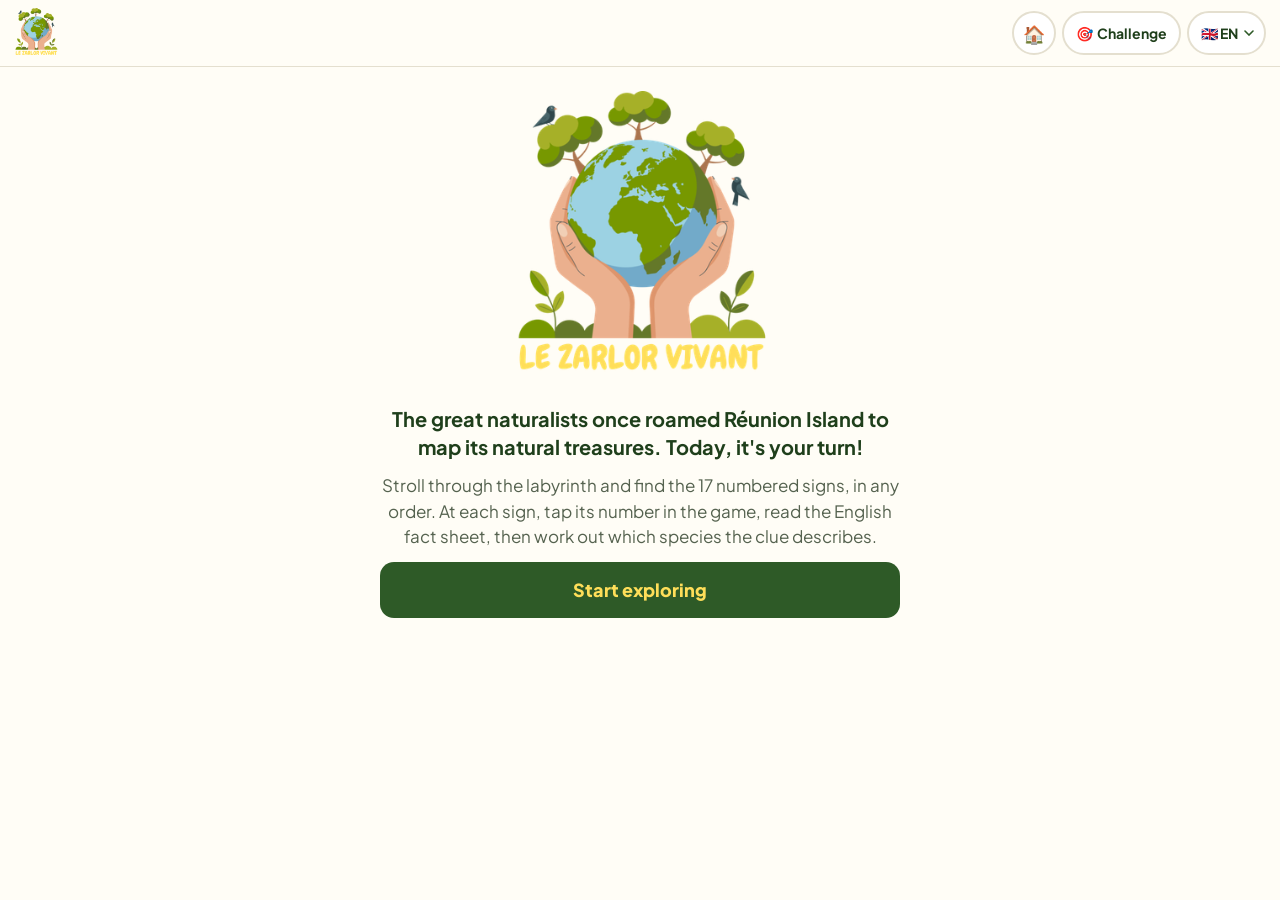
<file: index.html>
<!DOCTYPE html>
<html lang="fr">
<head>
  <meta charset="UTF-8">
  <meta name="viewport" content="width=device-width, initial-scale=1, viewport-fit=cover">
  <meta name="theme-color" content="#2E5A27">
  <title>Le Zarlor Vivant – Labyrinthe En Champ-Thé</title>
  <link rel="icon" href="logo-zarlor.png">
  <link rel="stylesheet" href="style.css?v=7">
</head>
<body>

  <!-- ===== EN-TÊTE ===== -->
  <header class="entete">
    <button class="entete-logo" type="button" id="btn-logo" aria-label="Accueil du jeu">
      <img src="logo-zarlor.png" alt="Le Zarlor Vivant" width="44" height="50">
    </button>
    <div class="entete-actions">
      <a class="pastille-btn" id="lien-tous" href="/home/" aria-label="Tous les jeux">🏠</a>
      <a class="pastille-btn pastille-texte" id="lien-challenge" href="/challenge-des-experts/">🎯 <span data-i="challenge">Challenge</span></a>
      <select class="pastille-btn pastille-texte choix-langue" id="btn-langue" aria-label="Langue">
        <option value="fr" lang="fr">🇫🇷 FR</option>
        <option value="en" lang="en">🇬🇧 EN</option>
        <option value="de" lang="de">🇩🇪 DE</option>
      </select>
    </div>
  </header>

  <main id="contenu">

    <!-- ===== 1. ACCUEIL ===== -->
    <section class="ecran" id="ecran-accueil" hidden>
      <div class="accueil">
        <img class="accueil-logo" src="logo-zarlor.png" alt="Le Zarlor Vivant" width="309" height="352">
        <p class="accueil-intro" data-t="intro"></p>
        <p class="accueil-consigne" data-t="consigne"></p>
        <button class="btn btn-principal" type="button" id="btn-commencer" data-t="commencer"></button>
      </div>
    </section>

    <!-- ===== 2. PARCOURS ===== -->
    <section class="ecran" id="ecran-parcours" hidden>
      <div class="carte carte-progression">
        <h1 class="titre-ecran" data-i="mes_pancartes">Mes 17 pancartes</h1>
        <div class="compteurs">
          <div class="compteur"><strong id="nb-trouvees">0</strong><span>/17</span><small data-i="trouvees">fiches lues</small></div>
          <div class="compteur"><strong id="nb-reponses">0</strong><span>/17</span><small data-i="repondues">réponses</small></div>
        </div>
        <div class="barre-progression" aria-hidden="true"><div id="barre-remplie"></div></div>
      </div>
      <ol class="liste-pancartes" id="liste-pancartes"></ol>
    </section>

    <!-- ===== 3. FICHE ===== -->
    <section class="ecran" id="ecran-fiche" hidden>
      <div class="fiche-haut">
        <button class="btn-lien" type="button" id="btn-retour-parcours">← <span data-i="retour">Mes pancartes</span></button>
        <span class="badge-numero" id="fiche-numero"></span>
      </div>

      <article class="fiche">
        <h2 class="zot-titre">Zot té koné&nbsp;?</h2>
        <p class="zot-sous-titre" id="fiche-zot-sous-titre" hidden>Did you know?</p>
        <p class="zot-phrase" id="fiche-zot"></p>

        <div class="polaroid">
          <p class="habitat-label" data-i="habitat">Mon habitat</p>
          <p class="habitat" id="fiche-habitat"></p>
          <div class="polaroid-nom">
            <p class="nom-sci" id="fiche-sci"></p>
            <p class="nom-espece" id="fiche-nom"></p>
          </div>
        </div>

        <div id="fiche-rubriques"></div>
      </article>

      <p class="aide-fiche" id="fiche-aide" hidden></p>

      <div class="carte question" id="bloc-question">
        <p class="question-label" data-i="indice">L'indice</p>
        <p class="indice-kreol" id="fiche-kreol"></p>
        <p class="indice-texte" id="fiche-indice"></p>
        <label class="question-intitule" for="champ-reponse" data-t="question"></label>
        <input class="champ" id="champ-reponse" type="text" autocomplete="off" autocapitalize="sentences" spellcheck="false" enterkeyhint="done">
        <button class="btn btn-principal" type="button" id="btn-enregistrer" data-t="enregistrer"></button>
        <p class="message-ok" id="message-enregistre" role="status" hidden></p>
      </div>

      <button class="btn btn-secondaire" type="button" id="btn-suivante"><span data-i="suivante">Pancarte suivante</span> →</button>
    </section>

    <!-- ===== 4. RÉSULTAT ===== -->
    <section class="ecran" id="ecran-resultat" hidden>
      <div class="carte">
        <h1 class="titre-ecran" data-i="resultat">Mon résultat</h1>
        <div class="compteurs">
          <div class="compteur"><strong id="res-trouvees">0</strong><span>/17</span><small data-i="trouvees">fiches lues</small></div>
          <div class="compteur"><strong id="res-reponses">0</strong><span>/17</span><small data-i="repondues">réponses</small></div>
        </div>

        <div class="score" id="bloc-score" hidden>
          <p class="score-chiffre"><strong id="score-valeur">0</strong><span>/17</span></p>
          <p class="score-titre" id="score-titre"></p>
          <p class="score-texte" id="score-texte"></p>
          <p class="score-corrige" data-t="corrige"></p>
          <p class="score-perime" id="score-perime" data-i="score_perime" hidden>Vous avez modifié des réponses depuis : revalidez pour mettre la note à jour.</p>
        </div>

        <p class="aide" id="aide-resultat" data-i="aide_resultat">Validez quand vous voulez : vous verrez votre note sur 17, et vous pourrez encore corriger vos réponses puis revalider.</p>

        <button class="btn btn-principal" type="button" id="btn-valider" data-i="valider">Valider mes réponses</button>
        <button class="btn btn-secondaire" type="button" id="btn-modifier" data-i="modifier">Modifier mes réponses</button>
        <button class="btn-lien btn-danger" type="button" id="btn-nouvelle" data-i="nouvelle">Nouvelle partie</button>
      </div>
    </section>
  </main>

  <!-- ===== CONFIRMATION ===== -->
  <div class="modale" id="modale" hidden role="dialog" aria-modal="true" aria-labelledby="modale-texte">
    <div class="modale-boite">
      <p id="modale-texte"></p>
      <div class="modale-boutons">
        <button class="btn btn-secondaire" type="button" id="modale-non"></button>
        <button class="btn btn-principal" type="button" id="modale-oui"></button>
      </div>
    </div>
  </div>

  <div class="toast" id="toast" role="status" hidden></div>

  <!-- ===== NAVIGATION ===== -->
  <nav class="nav-bas" id="nav-bas" hidden>
    <button class="nav-item" type="button" data-nav="parcours">
      <svg viewBox="0 0 24 24" aria-hidden="true"><path fill="currentColor" d="M3 13h2v-2H3v2zm0 4h2v-2H3v2zm0-8h2V7H3v2zm4 4h14v-2H7v2zm0 4h14v-2H7v2zM7 7v2h14V7H7z"/></svg>
      <span data-i="nav_parcours">Parcours</span>
    </button>
    <button class="nav-item" type="button" data-nav="resultat">
      <svg viewBox="0 0 24 24" aria-hidden="true"><path fill="currentColor" d="M12 2l2.9 6.3 6.9.7-5.2 4.6 1.5 6.8L12 17l-6.1 3.4 1.5-6.8L2.2 9l6.9-.7z"/></svg>
      <span data-i="nav_resultat">Résultat</span>
    </button>
  </nav>

  <script src="app.js?v=7"></script>
</body>
</html>
</file>
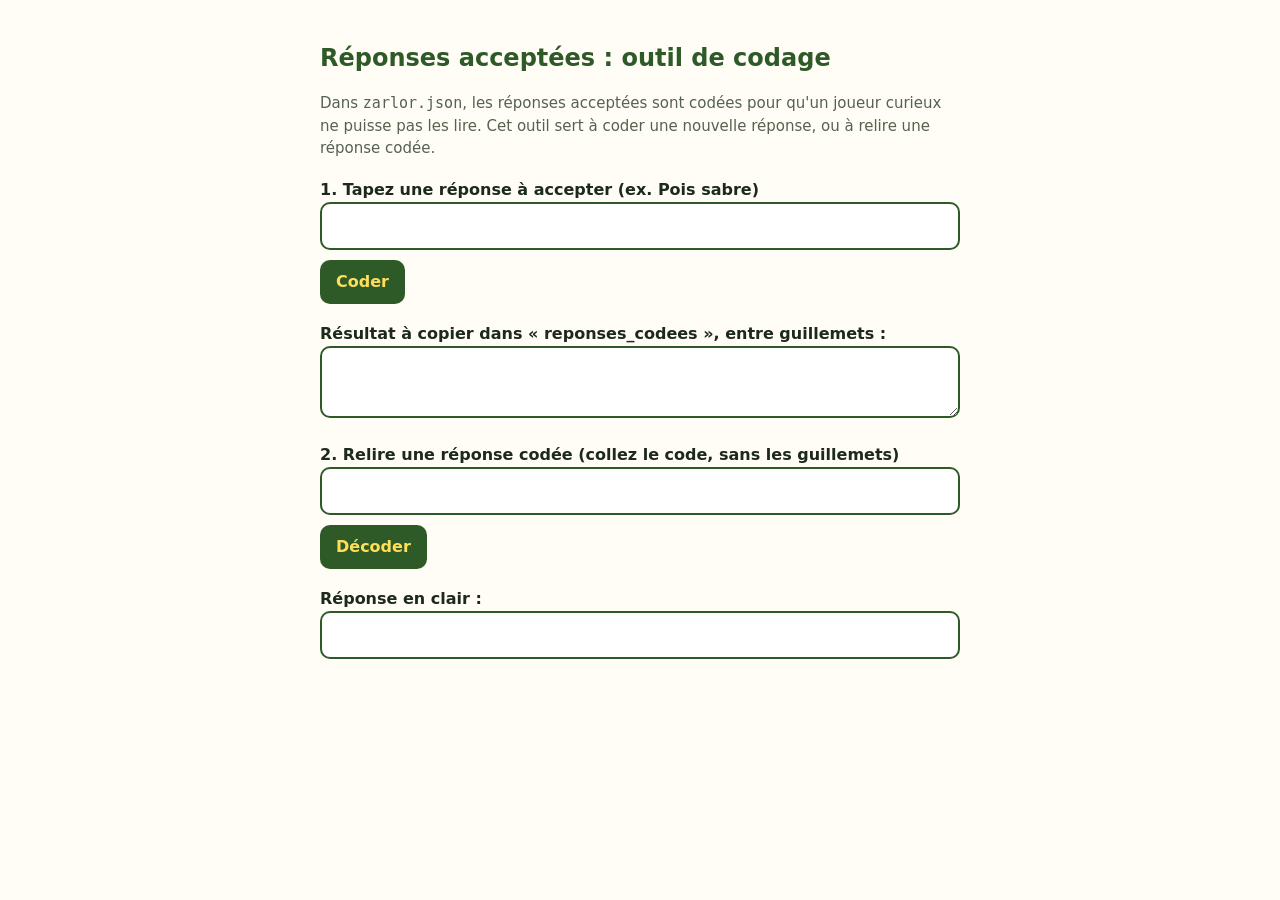
<file: outil-reponses.html>
<!DOCTYPE html>
<html lang="fr">
<head>
<meta charset="UTF-8">
<meta name="viewport" content="width=device-width, initial-scale=1">
<meta name="robots" content="noindex">
<title>Outil – réponses acceptées du Zarlor</title>
<style>
  body { font-family: system-ui, sans-serif; max-width: 640px; margin: 0 auto; padding: 24px 18px; color: #1D2A1B; background: #FFFDF6; line-height: 1.5; }
  h1 { color: #2E5A27; font-size: 24px; }
  label { display: block; font-weight: 700; margin-top: 18px; }
  input, textarea { width: 100%; font: inherit; padding: 10px 12px; border: 2px solid #2E5A27; border-radius: 10px; box-sizing: border-box; }
  textarea { min-height: 70px; }
  button { margin-top: 10px; font: inherit; font-weight: 700; padding: 10px 16px; border: 0; border-radius: 10px; background: #2E5A27; color: #FFDE59; cursor: pointer; }
  .note { color: #55624F; font-size: 15px; }
</style>
</head>
<body>
<h1>Réponses acceptées : outil de codage</h1>
<p class="note">Dans <code>zarlor.json</code>, les réponses acceptées sont codées pour qu'un joueur curieux ne puisse pas les lire. Cet outil sert à coder une nouvelle réponse, ou à relire une réponse codée.</p>

<label for="clair">1. Tapez une réponse à accepter (ex. Pois sabre)</label>
<input id="clair" type="text">
<button type="button" id="coder">Coder</button>
<label for="code">Résultat à copier dans « reponses_codees », entre guillemets :</label>
<textarea id="code" readonly></textarea>

<label for="code2">2. Relire une réponse codée (collez le code, sans les guillemets)</label>
<input id="code2" type="text">
<button type="button" id="decoder">Décoder</button>
<label for="clair2">Réponse en clair :</label>
<input id="clair2" type="text" readonly>

<script>
  document.getElementById('coder').onclick = () => {
    const v = document.getElementById('clair').value.trim();
    document.getElementById('code').value = v ? btoa(unescape(encodeURIComponent(v))) : '';
  };
  document.getElementById('decoder').onclick = () => {
    try { document.getElementById('clair2').value = decodeURIComponent(escape(atob(document.getElementById('code2').value.trim().replace(/"/g, '')))); }
    catch (e) { document.getElementById('clair2').value = 'Code illisible : vérifiez le copier-coller.'; }
  };
</script>
</body>
</html>
</file>
<file: style.css>
/* =====================================================================
   LE ZARLOR VIVANT – Charte inspirée des pancartes
   Jaune du logo, vert des titres « Zot té koné ? », pastilles colorées
   des rubriques (vert / rouge / bleu).
   ===================================================================== */

@font-face {
  font-family: 'Chewy';
  src: url('chewy.woff2') format('woff2');
  font-weight: 400;
  font-display: swap;
}
@font-face {
  font-family: 'Plus Jakarta Sans';
  src: url('plus-jakarta-sans.woff2') format('woff2');
  font-weight: 200 800;
  font-display: swap;
}

:root {
  --jaune: #FFDE59;
  --jaune-ombre: #E7BE1F;
  --jaune-pale: #FFF6D1;
  --vert: #2E5A27;
  --vert-fonce: #1F3F1B;
  --feuille: #4A9347;
  --rouge: #E8433A;
  --bleu: #178FAB;
  --fond: #FFFDF6;
  --papier: #F1EFE8;
  --texte: #1D2A1B;
  --doux: #55624F;
  --bord: #E4DFCF;
  --blanc: #FFFFFF;
  --danger: #A12A22;

  --rayon: 18px;
  --nav-h: 66px;

  box-sizing: border-box;
  padding-top: env(safe-area-inset-top, 0px);
  padding-bottom: env(safe-area-inset-bottom, 0px);
}
*, *::before, *::after { box-sizing: inherit; }
html { scroll-padding-top: calc(env(safe-area-inset-top, 0px) + 70px); }
[hidden] { display: none !important; }

body {
  margin: 0;
  font-family: 'Plus Jakarta Sans', system-ui, -apple-system, 'Segoe UI', Roboto, sans-serif;
  font-size: 17px;
  line-height: 1.5;
  color: var(--texte);
  background: var(--fond);
  -webkit-font-smoothing: antialiased;
}

/* ===== En-tête ===== */
.entete {
  position: sticky;
  top: env(safe-area-inset-top, 0px);
  z-index: 20;
  display: flex;
  align-items: center;
  justify-content: space-between;
  gap: 8px;
  padding: 8px 14px;
  background: rgba(255, 253, 246, .96);
  border-bottom: 1px solid var(--bord);
}
.entete-logo {
  border: 0; background: none; padding: 0; cursor: pointer;
  display: flex;
}
.entete-logo img { display: block; height: 50px; width: auto; }
.entete-actions { display: flex; gap: 6px; align-items: center; }
.pastille-btn {
  display: inline-flex; align-items: center; justify-content: center; gap: 4px;
  min-width: 44px; min-height: 44px; padding: 0 12px;
  border-radius: 999px;
  border: 2px solid var(--bord);
  background: var(--blanc);
  color: var(--vert-fonce);
  font: inherit; font-size: 14px; font-weight: 700;
  text-decoration: none;
  cursor: pointer;
}
.pastille-btn:first-child { padding: 0; font-size: 18px; }
.choix-langue {
  -webkit-appearance: none; appearance: none;
  padding: 0 26px 0 12px;
  background: var(--blanc) url("data:image/svg+xml,%3Csvg xmlns='http://www.w3.org/2000/svg' viewBox='0 0 10 6'%3E%3Cpath d='M1 1l4 4 4-4' fill='none' stroke='%232E5A27' stroke-width='1.6' stroke-linecap='round'/%3E%3C/svg%3E") no-repeat right 10px center / 10px 6px;
}

/* ===== Mise en page ===== */
main {
  max-width: 560px;
  margin: 0 auto;
  padding: 16px 16px calc(var(--nav-h) + 28px + env(safe-area-inset-bottom, 0px));
}
.carte {
  background: var(--blanc);
  border: 2px solid var(--bord);
  border-radius: var(--rayon);
  padding: 20px 18px;
  margin-bottom: 16px;
}
.titre-ecran {
  font-family: 'Chewy', 'Plus Jakarta Sans', sans-serif;
  font-weight: 400;
  font-size: 32px;
  line-height: 1.1;
  color: var(--vert);
  margin: 0 0 14px;
}

/* ===== Boutons ===== */
.btn {
  display: flex; align-items: center; justify-content: center; gap: 8px;
  width: 100%;
  min-height: 56px;
  margin-top: 12px;
  padding: 10px 18px;
  border-radius: 14px;
  border: 0;
  font: inherit; font-size: 18px; font-weight: 800;
  cursor: pointer;
  text-align: center;
}
.btn:active { transform: scale(.98); }
.btn-principal { background: var(--vert); color: var(--jaune); }
.btn-secondaire { background: var(--blanc); color: var(--vert); border: 2px solid var(--vert); }
.btn-court { width: auto; min-width: 72px; margin-top: 0; }
.btn-lien {
  background: none; border: 0; padding: 10px 4px; min-height: 44px;
  font: inherit; font-weight: 700; color: var(--vert);
  cursor: pointer;
}
.btn-danger { display: block; margin: 16px auto 0; color: var(--danger); }

a:focus-visible, button:focus-visible, input:focus-visible {
  outline: 3px solid var(--bleu);
  outline-offset: 2px;
}

/* ===== Accueil ===== */
.accueil { text-align: center; padding: 8px 4px 20px; }
.accueil-logo { width: 68%; max-width: 260px; height: auto; display: block; margin: 0 auto 18px; }
.accueil-intro {
  font-size: 20px; font-weight: 700; line-height: 1.4;
  color: var(--vert-fonce);
  margin: 0 0 12px;
}
.accueil-consigne { color: var(--doux); margin: 0 0 8px; }

/* ===== Progression ===== */
.compteurs { display: grid; grid-template-columns: 1fr 1fr; gap: 10px; }
.compteur {
  background: var(--jaune-pale);
  border-radius: 14px;
  padding: 10px 12px;
}
.compteur strong { font-size: 30px; font-weight: 800; color: var(--vert-fonce); }
.compteur span { font-weight: 700; color: var(--doux); }
.compteur small { display: block; font-size: 14px; font-weight: 600; color: var(--doux); }
.barre-progression {
  height: 10px; border-radius: 99px; background: var(--papier);
  margin-top: 14px; overflow: hidden;
}
#barre-remplie { height: 100%; width: 0; background: var(--feuille); border-radius: 99px; transition: width .4s; }

/* ===== Liste des pancartes ===== */
.liste-pancartes { list-style: none; margin: 0; padding: 0; display: grid; gap: 8px; }
.ligne-pancarte {
  display: flex; align-items: center; gap: 12px;
  width: 100%;
  min-height: 60px;
  padding: 10px 14px;
  border-radius: 14px;
  border: 2px solid var(--bord);
  background: var(--blanc);
  font: inherit; text-align: left; color: var(--texte);
  cursor: pointer;
}
.ligne-pancarte .num {
  flex: none;
  width: 36px; height: 36px; border-radius: 50%;
  display: grid; place-items: center;
  font-weight: 800; font-size: 15px;
  background: var(--jaune); color: var(--vert-fonce);
}
.ligne-pancarte .nom { flex: 1; font-weight: 700; line-height: 1.25; }
.ligne-pancarte .etat { flex: none; font-size: 14px; font-weight: 700; color: var(--doux); }
.ligne-pancarte.repondue { border-color: var(--feuille); }
.ligne-pancarte.repondue .etat { color: var(--feuille); }
.ligne-pancarte.verrouillee { background: var(--papier); border-style: dashed; color: var(--doux); cursor: default; }
.ligne-pancarte.verrouillee .num { background: #E2DED2; color: var(--doux); }
.ligne-pancarte.verrouillee .nom { font-weight: 600; }

/* ===== Fiche ===== */
.fiche-haut { display: flex; justify-content: space-between; align-items: center; margin-bottom: 4px; }
.badge-numero {
  background: var(--jaune); color: var(--vert-fonce);
  font-weight: 800; font-size: 14px;
  padding: 5px 12px; border-radius: 999px;
}
.fiche { margin-bottom: 16px; }
.zot-titre {
  font-family: 'Chewy', 'Plus Jakarta Sans', sans-serif;
  font-weight: 400;
  font-size: 34px;
  color: var(--vert);
  text-align: center;
  margin: 6px 0 0;
}
.zot-sous-titre { text-align: center; margin: 0; font-weight: 700; color: var(--doux); font-size: 15px; }
.zot-phrase {
  font-size: 19px; font-style: italic; line-height: 1.45;
  text-align: center;
  margin: 8px 6px 18px;
}
.polaroid {
  background: var(--papier);
  border-radius: 6px;
  padding: 14px 16px 16px;
  box-shadow: 0 3px 0 #DAD5C6;
  transform: rotate(-1.2deg);
  margin: 0 6px 22px;
  text-align: center;
}
.habitat-label {
  font-family: 'Chewy', 'Plus Jakarta Sans', sans-serif;
  color: var(--vert); font-size: 19px; margin: 0;
}
.habitat { margin: 2px 0 10px; font-weight: 600; }
.polaroid-nom { border-top: 2px dashed #D5CFBE; padding-top: 10px; }
.nom-sci { margin: 0; font-style: italic; text-decoration: underline; text-underline-offset: 3px; color: var(--vert-fonce); }
.nom-espece {
  font-family: 'Chewy', 'Plus Jakarta Sans', sans-serif;
  font-size: 26px; line-height: 1.15; color: var(--vert-fonce); margin: 2px 0 0;
}
.rubrique { display: grid; grid-template-columns: 48px 1fr; gap: 12px; margin-bottom: 16px; }
.rubrique .icone {
  width: 48px; height: 48px; border-radius: 50%;
  display: grid; place-items: center; color: var(--blanc);
}
.rubrique .icone svg { width: 26px; height: 26px; }
.rubrique h3 { margin: 2px 0 2px; font-size: 18px; font-weight: 800; line-height: 1.25; }
.rubrique p { margin: 0; }
.rubrique.detail .icone { background: var(--feuille); }    .rubrique.detail h3 { color: var(--feuille); }
.rubrique.technique .icone { background: var(--rouge); }   .rubrique.technique h3 { color: var(--rouge); }
.rubrique.oeil .icone, .rubrique.cuisine .icone { background: var(--bleu); }
.rubrique.oeil h3, .rubrique.cuisine h3 { color: var(--bleu); }

/* ===== Aide (version française, sans fiche) ===== */
.aide-fiche {
  margin: 8px 0 14px;
  padding: 14px 16px;
  border-radius: 14px;
  background: var(--papier);
  border-left: 5px solid var(--feuille);
  font-weight: 600;
}

/* ===== Question ===== */
.question { background: var(--jaune-pale); border-color: var(--jaune); }
.question-label { margin: 0; font-size: 14px; font-weight: 800; color: var(--doux); }
.indice-kreol {
  font-family: 'Chewy', 'Plus Jakarta Sans', sans-serif;
  font-size: 26px; line-height: 1.2; color: var(--vert-fonce);
  margin: 4px 0 6px;
}
.indice-texte { margin: 0 0 14px; color: var(--texte); }
.question-intitule { display: block; font-weight: 800; margin-bottom: 8px; }
.champ {
  width: 100%;
  min-height: 54px;
  padding: 10px 14px;
  border-radius: 12px;
  border: 2px solid var(--vert);
  background: var(--blanc);
  font: inherit; font-size: 18px; color: var(--texte);
}
.message-ok { margin: 10px 0 0; font-weight: 700; color: var(--vert); }

/* ===== Résultat ===== */
.score {
  text-align: center;
  background: var(--jaune-pale);
  border: 2px solid var(--jaune);
  border-radius: var(--rayon);
  padding: 18px 16px;
  margin-top: 16px;
}
.score-chiffre { margin: 0; color: var(--vert-fonce); }
.score-chiffre strong { font-size: 64px; line-height: 1; font-weight: 800; }
.score-chiffre span { font-size: 26px; font-weight: 800; color: var(--doux); }
.score-titre { font-family: 'Chewy', 'Plus Jakarta Sans', sans-serif; font-size: 28px; color: var(--vert); margin: 6px 0 4px; }
.score-texte { margin: 0 0 12px; }
.score-corrige {
  margin: 0; padding: 10px 12px; border-radius: 12px;
  background: var(--vert); color: var(--jaune); font-weight: 800;
}
.score-perime { margin: 12px 0 0; font-weight: 700; color: var(--danger); }
.aide { color: var(--doux); margin: 16px 0 0; }

/* ===== Fenêtre de confirmation ===== */
.modale {
  position: fixed; inset: 0; z-index: 50;
  background: rgba(20, 32, 18, .82);
  display: flex; align-items: center; justify-content: center;
  padding: calc(env(safe-area-inset-top, 0px) + 12px) 12px calc(env(safe-area-inset-bottom, 0px) + 12px);
}
.modale-boite {
  width: 100%; max-width: 420px;
  max-height: 100%; overflow-y: auto;
  background: var(--fond);
  border-radius: var(--rayon);
  padding: 16px;
}
.modale-boite p { font-size: 18px; font-weight: 600; margin: 4px 0 6px; }
.modale-boutons { display: grid; grid-template-columns: 1fr 1fr; gap: 10px; }
.modale-boutons .btn { font-size: 16px; }

/* ===== Message bref ===== */
.toast {
  position: fixed; left: 50%; transform: translateX(-50%);
  bottom: calc(var(--nav-h) + 16px + env(safe-area-inset-bottom, 0px));
  z-index: 60;
  max-width: calc(100% - 32px);
  background: var(--vert-fonce); color: var(--blanc);
  padding: 12px 18px; border-radius: 14px;
  font-weight: 700; text-align: center;
}

/* ===== Navigation du bas ===== */
.nav-bas {
  position: fixed; left: 0; right: 0; bottom: 0; z-index: 30;
  display: grid; grid-template-columns: repeat(2, 1fr);
  height: calc(var(--nav-h) + env(safe-area-inset-bottom, 0px));
  padding-bottom: env(safe-area-inset-bottom, 0px);
  background: var(--blanc);
  border-top: 2px solid var(--bord);
}
.nav-item {
  display: flex; flex-direction: column; align-items: center; justify-content: center; gap: 2px;
  border: 0; background: none;
  font: inherit; font-size: 13px; font-weight: 700;
  color: var(--doux);
  cursor: pointer;
}
.nav-item svg { width: 26px; height: 26px; }
.nav-item.actif { color: var(--vert); }
.nav-item.actif svg { background: var(--jaune); border-radius: 10px; padding: 2px; width: 34px; height: 30px; }

@media (prefers-reduced-motion: reduce) {
  * { transition: none !important; }
}
</file>
